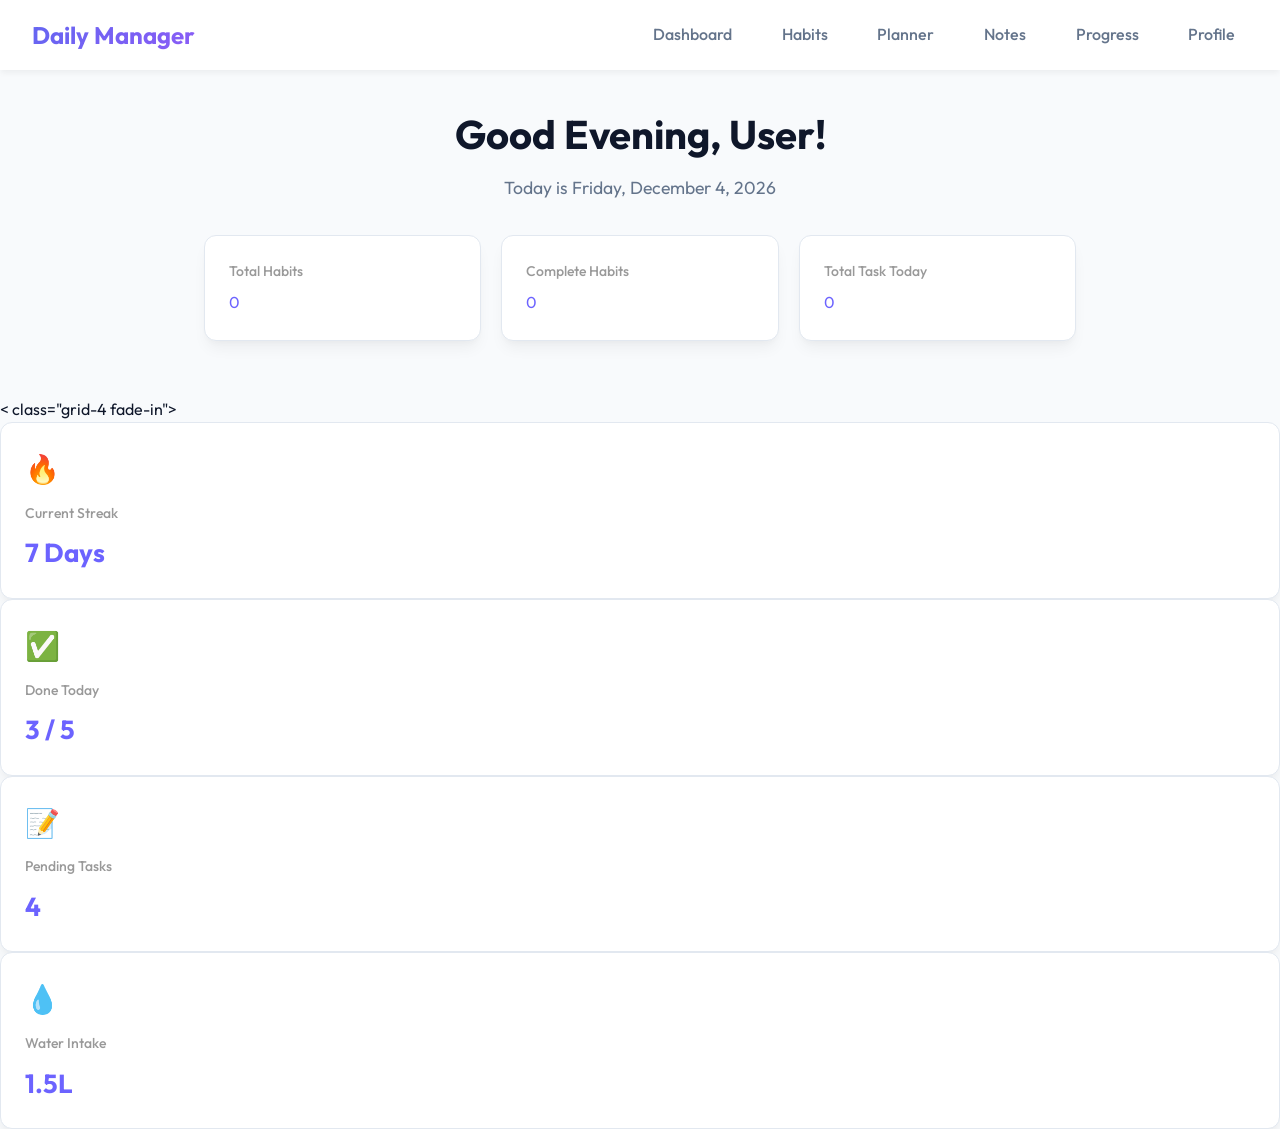
<file: FRONTEND/INDEX.HTML>
<!DOCTYPE html>
<html lang="en">
<head>
    <meta charset="UTF-8">
    <meta name="viewport" content="width=device-width, initial-scale=1.0">
    <link rel="stylesheet" href="css/global.css">
    <link rel="stylesheet" href="css/home.css">
    
    <script src="js/index.js"></script>
    <script src="js/global.js"></script>
    <title>Document</title>
</head>
<body>
   <nav class="navbar">
    <div class="logo">
            Daily Manager
        </div>
          <ul class="nav-links">
        <li><a href="index.html">Dashboard</a></li>
        <li><a href="habit.html">Habits</a></li>
        <li><a href="planner.html">Planner</a></li>
        <li><a href="note.html">Notes</a></li>
        <li><a href="progress.html">Progress</a></li>
        <li><a href="profile.html">Profile</a></li>
    </ul>
    </nav>
    <main class="container">
        <header class="page-header fade-in">
            <h1 id="greeting-message">Good Morning</h1>
            <p id="current-date">Today is......</p>
        </header>
        <section class="grid-3 fade-in">
            <div class="card">
                <h3>Total Habits</h3>
                <p id="total-habits">0</p>
            </div>
              <div class="card">
                <h3>Complete Habits</h3>
                <p class="completed-habits">0</p>
            </div>
             <div class="card">
                <h3>Total Task Today</h3>
                <p class="total-task">0</p>
            </div>
        </section>
    </main>
   
< class="grid-4 fade-in">
    <div class="card">
        <div class="card-icon">🔥</div>
        <h3>Current Streak</h3>
        <p class="card-number">7 Days</p>
    </div>

    <div class="card">
        <div class="card-icon">✅</div>
        <h3>Done Today</h3>
        <p class="card-number">3 / 5</p>
    </div>

    <div class="card">
        <div class="card-icon">📝</div>
        <h3>Pending Tasks</h3>
        <p class="card-number">4</p>
    </div>

    <div class="card">
        <div class="card-icon">💧</div>
        <h3>Water Intake</h3>
        <p class="card-number">1.5L</p>
    </div>
<section>

</section>
</body>
</html>
</file>
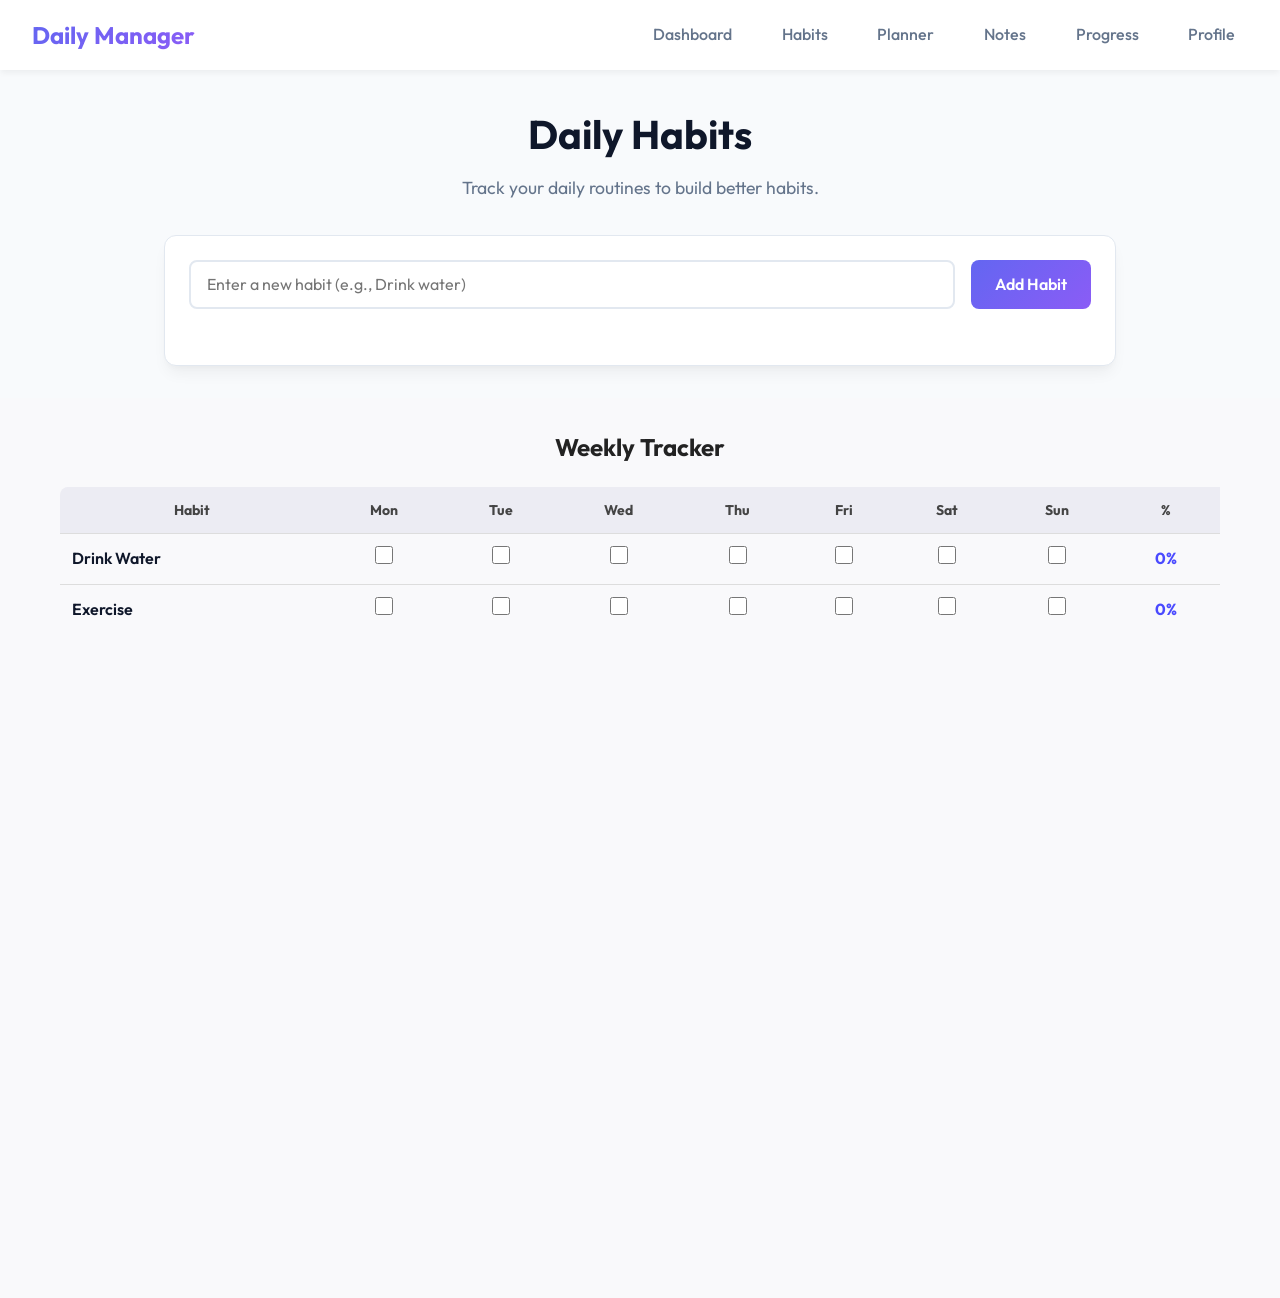
<file: FRONTEND/habit.html>
<!DOCTYPE html>
<html lang="en">
<head>
    <meta charset="UTF-8">
    <meta name="viewport" content="width=device-width, initial-scale=1.0">
    <title>Daily Life Manager - Habits</title>
    <link rel="stylesheet" href="css/global.css">
    <link rel="stylesheet" href="css/habit.css">
</head>
<body>
    <class class="navbar">
        <div class="logo">Daily Manager</div>
        <ul class="nav-links">
            <li><a href="index.html">Dashboard</a></li>
            <li><a href="habits.html">Habits</a></li>
            <li><a href="planner.html">Planner</a></li>
            <li><a href="notes.html">Notes</a></li>
            <li><a href="progress.html">Progress</a></li>
            <li><a href="profile.html">Profile</a></li>
        </ul>
    </class>

     <main class="container fade-in">
        <header class="page-header">
            <h1>Daily Habits</h1>
            <p>Track your daily routines to build better habits.</p>
        </header>
        
        <div class="card">
            <div class="input-group">
                <input type="text" id="habit-input" placeholder="Enter a new habit (e.g., Drink water)">
                <button id="add-habit-btn">Add Habit</button>
            </div>
            
            <ul class="item-list" id="habits-list">
                
            </ul>
        </div>
    </main>
    <div class="weekly-tracker">
  <h2>Weekly Tracker</h2>

  <table>
    <thead>
      <tr>
        <th>Habit</th>
        <th>Mon</th>
        <th>Tue</th>
        <th>Wed</th>
        <th>Thu</th>
        <th>Fri</th>
        <th>Sat</th>
        <th>Sun</th>
        <th>%</th> 
      </tr>
    </thead>

    <tbody>
      <tr>
        <td>Drink Water</td>

        <td><input type="checkbox" class="day"></td>
        <td><input type="checkbox" class="day"></td>
        <td><input type="checkbox" class="day"></td>
        <td><input type="checkbox" class="day"></td>
        <td><input type="checkbox" class="day"></td>
        <td><input type="checkbox" class="day"></td>
        <td><input type="checkbox" class="day"></td>

        <td class="percentage">0%</td> 
      </tr>

      <tr>
        <td>Exercise</td>

        <td><input type="checkbox" class="day"></td>
        <td><input type="checkbox" class="day"></td>
        <td><input type="checkbox" class="day"></td>
        <td><input type="checkbox" class="day"></td>
        <td><input type="checkbox" class="day"></td>
        <td><input type="checkbox" class="day"></td>
        <td><input type="checkbox" class="day"></td>

        <td class="percentage">0%</td>
      </tr>
    </tbody>
  </table>
</div>

    <script src="js/global.js"></script>
    <script src="js/habit.js"></script>
</body>
</html>
</file>
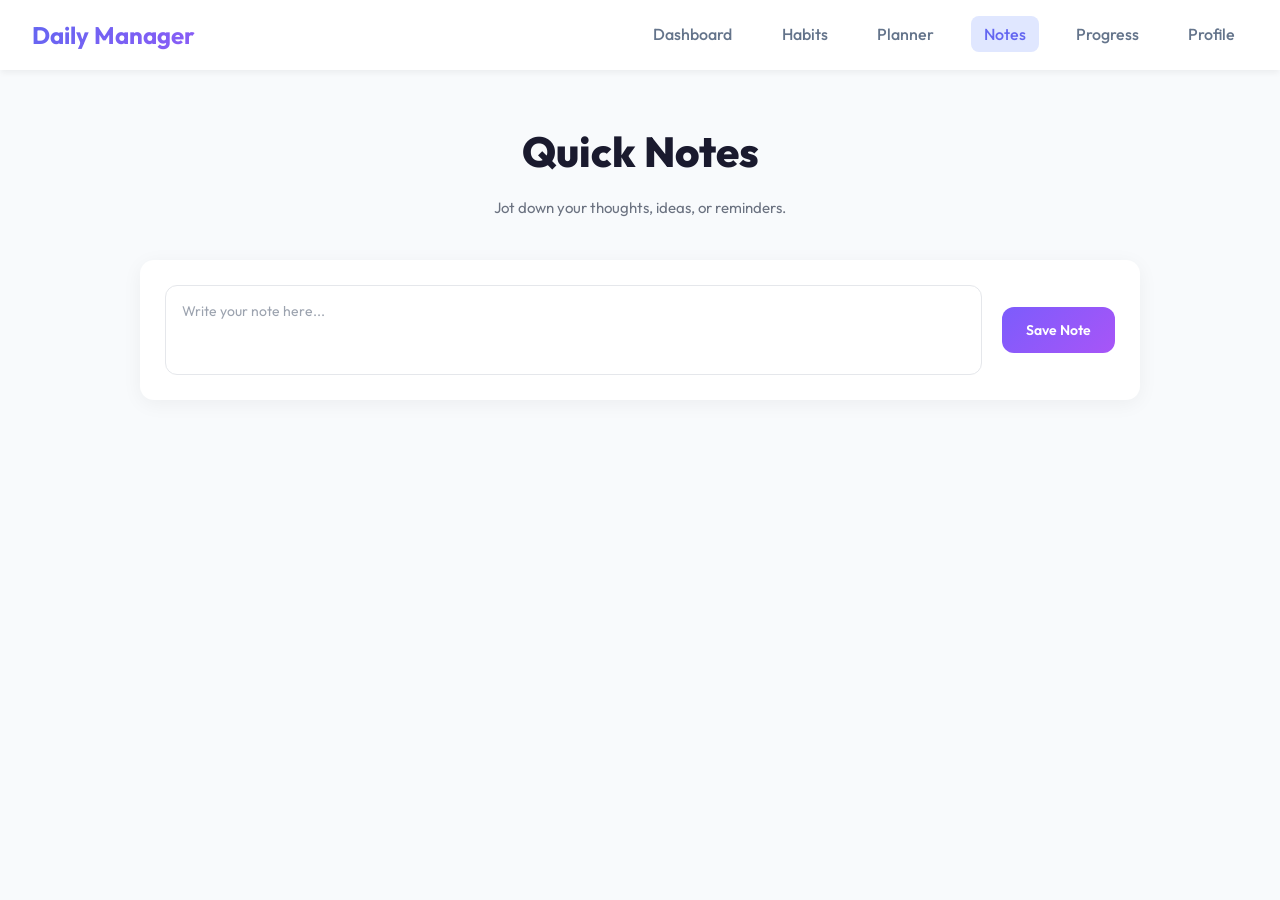
<file: FRONTEND/notes.html>
<!DOCTYPE html>
<html lang="en">
<head>
    <meta charset="UTF-8">
    <meta name="viewport" content="width=device-width, initial-scale=1.0">
    <title>Daily Manager – Notes</title>

  
    <link rel="stylesheet" href="css/global.css">
    <link rel="stylesheet" href="css/notes.css">
    <script src="js/global.js" defer></script>
    <script src="js/notes.js" defer></script>
</head>

<body>

    
    <class class="navbar">
        <div class="logo">Daily Manager</div>
        <ul class="nav-links">
            <li><a href="index.html">Dashboard</a></li>
            <li><a href="habits.html">Habits</a></li>
            <li><a href="planner.html">Planner</a></li>
            <li><a href="notes.html" class="active">Notes</a></li>
            <li><a href="progress.html">Progress</a></li>
            <li><a href="profile.html">Profile</a></li>
        </ul>
    </class>
    
    <!-- Main Content -->
    <main class="main">

        <!-- Heading Section -->
        <section class="hero">
            <h1 class="page-title">Quick Notes</h1>
            <p class="page-subtitle">
                Jot down your thoughts, ideas, or reminders.
            </p>
        </section>

        <!-- Note Input Section -->
        <section class="note-card">
            <div class="note-row">
                <textarea 
                    class="note-input" 
                    placeholder="Write your note here..."
                ></textarea>
                <button class="btn-save">Save Note</button>
            </div>
        </section>

        <!-- Notes List Section -->
        <section class="notes-container">
            <ul class="notes-list"></ul>
        </section>

    </main>

</body>
</html>
</file>
<file: FRONTEND/css/global.css>
@import url('https://fonts.googleapis.com/css2?family=Outfit:wght@300;400;500;600;700&display=swap');

:root {
    /* Define primary colors and theme variables */
    --primary: #6366f1;
    --primary-hover: #4f46e5;
    --secondary: #8b5cf6;
    --bg-color: #f8fafc;
    --text-color: #0f172a;
    --text-muted: #64748b;
    --card-bg: #ffffff;
    --card-shadow: 0 10px 15px -3px rgba(0, 0, 0, 0.05), 0 4px 6px -2px rgba(0, 0, 0, 0.025);
    --border-color: #e2e8f0;
    --success: #10b981;
    --danger: #ef4444;
    --radius: 12px;
    --transition: 0.3s ease;
}

* {
    margin: 0;
    padding: 0;
    box-sizing: border-box;
}

body {
    font-family: 'Outfit', sans-serif;
    background-color: var(--bg-color);
    color: var(--text-color);
    line-height: 1.6;
    display: flex;
    flex-direction: column;
    min-height: 100vh;
}


.navbar {
    background: var(--card-bg);
    padding: 1rem 2rem;
    display: flex;
    justify-content: space-between;
    align-items: center;
    box-shadow: 0 4px 6px -1px rgba(0, 0, 0, 0.05);
    position: sticky;
    top: 0;
    z-index: 100;
}

.navbar .logo {
    font-size: 1.5rem;
    font-weight: 700;
    background: linear-gradient(135deg, var(--primary), var(--secondary));
    -webkit-background-clip: text;
    background-clip: text;
    -webkit-text-fill-color: transparent;
    color: transparent;
}

.nav-links {
    list-style: none;
    display: flex;
    gap: 1.5rem;
}

.nav-links a {
    text-decoration: none;
    color: var(--text-muted);
    font-weight: 500;
    transition: var(--transition);
    padding: 0.5rem 0.8rem;
    border-radius: 8px;
}

.nav-links a:hover,
.nav-links a.active {
    color: var(--primary);
    background-color: #e0e7ff;
}

/* Main Layout */
.container {
    flex: 1;
    width: 100%;
    max-width: 1000px;
    margin: 2rem auto;
    padding: 0 1.5rem;
}

/* Page Header */
.page-header {
    margin-bottom: 2rem;
    text-align: center;
}

.page-header h1 {
    font-size: 2.5rem;
    margin-bottom: 0.5rem;
    color: var(--text-color);
}

.page-header p {
    color: var(--text-muted);
    font-size: 1.1rem;
}

/* Card Styling */
.card {
    background: var(--card-bg);
    border-radius: var(--radius);
    padding: 1.5rem;
    box-shadow: var(--card-shadow);
    transition: var(--transition);
    border: 1px solid var(--border-color);
}

.card:hover {
    transform: translateY(-5px);
    box-shadow: 0 20px 25px -5px rgba(0, 0, 0, 0.1), 0 10px 10px -5px rgba(0, 0, 0, 0.04);
}

/* Global Forms & Inputs */
.input-group {
    display: flex;
    gap: 1rem;
    margin-bottom: 2rem;
    flex-wrap: wrap;
}

input[type="text"],
input[type="time"],
textarea {
    flex: 1;
    padding: 0.8rem 1rem;
    border: 2px solid var(--border-color);
    border-radius: 8px;
    font-family: inherit;
    font-size: 1rem;
    transition: var(--transition);
    outline: none;
}

input[type="text"]:focus,
input[type="time"]:focus,
textarea:focus {
    border-color: var(--primary);
    box-shadow: 0 0 0 3px rgba(99, 102, 241, 0.2);
}

button {
    background: linear-gradient(135deg, var(--primary), var(--secondary));
    color: white;
    border: none;
    padding: 0.8rem 1.5rem;
    border-radius: 8px;
    font-family: inherit;
    font-size: 1rem;
    font-weight: 600;
    cursor: pointer;
    transition: var(--transition);
}

button:hover {
    transform: translateY(-2px);
    box-shadow: 0 4px 12px rgba(99, 102, 241, 0.4);
}

button.danger {
    background: var(--danger);
}

button.danger:hover {
    box-shadow: 0 4px 12px rgba(239, 68, 68, 0.4);
}

/* Global Simple animations */
@keyframes fadeIn {
    from { opacity: 0; transform: translateY(10px); }
    to { opacity: 1; transform: translateY(0); }
}

.fade-in {
    animation: fadeIn 0.5s ease forwards;
}
</file>
<file: FRONTEND/css/home.css>
/* Navbar Styling */
.navbar {
    background: var(--card-bg);
    padding: 1rem 2rem;
    display: flex;
    justify-content: space-between;
    align-items: center;
    box-shadow: 0 4px 6px -1px rgba(0, 0, 0, 0.05);
    position: sticky;
    top: 0;
    z-index: 100;
}

.navbar .logo {
    font-size: 1.5rem;
    font-weight: 700;
    background: linear-gradient(135deg, var(--primary), var(--secondary));
    -webkit-background-clip: text;
    background-clip: text;
    -webkit-text-fill-color: transparent;
    color: transparent;
}

.nav-links {
    list-style: none;
    display: flex;
    gap: 1.5rem;
}

.nav-links a {
    text-decoration: none;
    color: var(--text-muted);
    font-weight: 500;
    transition: var(--transition);
    padding: 0.5rem 0.8rem;
    border-radius: 8px;
}

.nav-links a:hover,
.nav-links a.active {
    color: var(--primary);
    background-color: #e0e7ff;
}


.grid-3 {
  display: grid;
  grid-template-columns: repeat(3, 1fr);
  gap: 1.25rem;
  padding: 0 2.5rem 1.5rem;
}

.card-1{
  background: #ffffff;
  border-radius: 16px;
  border: 1px solid #e8eaf0;
  padding: 1.5rem 1.75rem;
  transition: transform 0.2s ease, box-shadow 0.2s ease;
}

.card p{
    color: #6c63ff;
}


.grid-4 {
    display: grid;
    grid-template-columns: 1fr 1fr 1fr 1fr;
    gap: 20px;
    margin-bottom: 10px;
}

.card-icon {
    font-size: 28px;
    margin-bottom: 10px;
}


.card h3 {
    font-size: 14px;
    color: #999;
    font-weight: 500;
    margin-bottom: 8px;
}

.card-number {
    font-size: 26px;
    font-weight: 700;
    color: #6c63ff;
}
</file>
<file: FRONTEND/css/habit.css>
/* Habit Lists */
.item-list {
    list-style: none;
    display: flex;
    flex-direction: column;
    gap: 1rem;
}

.list-item {
    display: flex;
    justify-content: space-between;
    align-items: center;
    padding: 1rem;
    background: var(--card-bg);
    border: 1px solid var(--border-color);
    border-radius: var(--radius);
    transition: var(--transition);
}

.list-item:hover {
    background-color: #f1f5f9;
}

.list-item.completed {
    opacity: 0.7;
    background-color: #f8fafc;
}

.list-item.completed span {
    text-decoration: line-through;
    color: var(--text-muted);
}

.item-left {
    display: flex;
    align-items: center;
    gap: 1rem;
}

input[type="checkbox"] {
    width: 1.2rem;
    height: 1.2rem;
    accent-color: var(--primary);
    cursor: pointer;
}
/* Container */
.weekly-tracker {
  width: 100%;
  min-height: 100vh;
  padding: 30px 60px;
  background: #f9f9fb;
}

/* Title */
.weekly-tracker h2{
  text-align: center;
  margin-bottom: 20px;
  color: #222;
}

/* Table */
.weekly-tracker table {
  width: 100%;
  border-collapse: collapse;
  text-align: center;
}

/* Header */
.weekly-tracker th {
  background: #ececf3;
  padding: 12px;
  font-size: 14px;
  color: #444;
}

/* Cells */
.weekly-tracker td {
  padding: 12px;
  border-top: 1px solid #ddd;
}

/* Habit column */
.weekly-tracker td:first-child {
  text-align: left;
  font-weight: 600;
}

/* Checkbox styling */
.weekly-tracker input[type="checkbox"] {
  width: 18px;
  height: 18px;
  cursor: pointer;
}

/* Percentage column */
.percentage {
  font-weight: bold;
  color: #4a4aff;
}
.weekly-tracker tbody tr:hover {
  background: #f1f1ff;
  transition: 0.2s;
}
.weekly-tracker table tr:first-child th:first-child {
  border-top-left-radius: 8px;
}
</file>
<file: FRONTEND/css/notes.css>
/* Main layout */
.main {
  padding: 48px 20px 80px;
}


.hero {
  text-align: center;
  margin-bottom: 40px;
}

.page-title {
  font-size: 42px;
  font-weight: 800;
  color: #1a1a2e;
  margin-bottom: 10px;
}

.page-subtitle {
  font-size: 15px;
  color: #6b7280;
}

/* Note Card (updated from planner-card) */
.note-card {
  max-width: 1000px;
  margin: 0 auto;
  background-color: #ffffff;
  border-radius: 14px;
  padding: 25px;
  box-shadow: 0 4px 20px rgba(0, 0, 0, 0.05);
}

/* Row layout */
.note-row {
  display: flex;
  align-items: center;
  gap: 20px;
}

/* Textarea (updated input fields) */
.note-input {
  flex: 1;
  height: 90px;
  padding: 16px;
  border: 1px solid #e5e7eb;
  border-radius: 12px;
  font-size: 14px;
  font-family: inherit;
  color: #1a1a2e;
  outline: none;
  resize: none;
  transition: border-color 0.2s, box-shadow 0.2s;
}

.note-input::placeholder {
  color: #9ca3af;
}

.note-input:focus {
  border-color: #7c5cfc;
  box-shadow: 0 0 0 2px rgba(124, 92, 252, 0.1);
}

/* Button */
.btn-save {
  padding: 14px 24px;
  background: linear-gradient(135deg, #7c5cfc, #a855f7);
  color: #ffffff;
  font-size: 14px;
  font-weight: 600;
  border: none;
  border-radius: 12px;
  cursor: pointer;
  white-space: nowrap;
  transition: 0.2s;
}

.btn-save:hover {
  opacity: 0.9;
}
</file>
